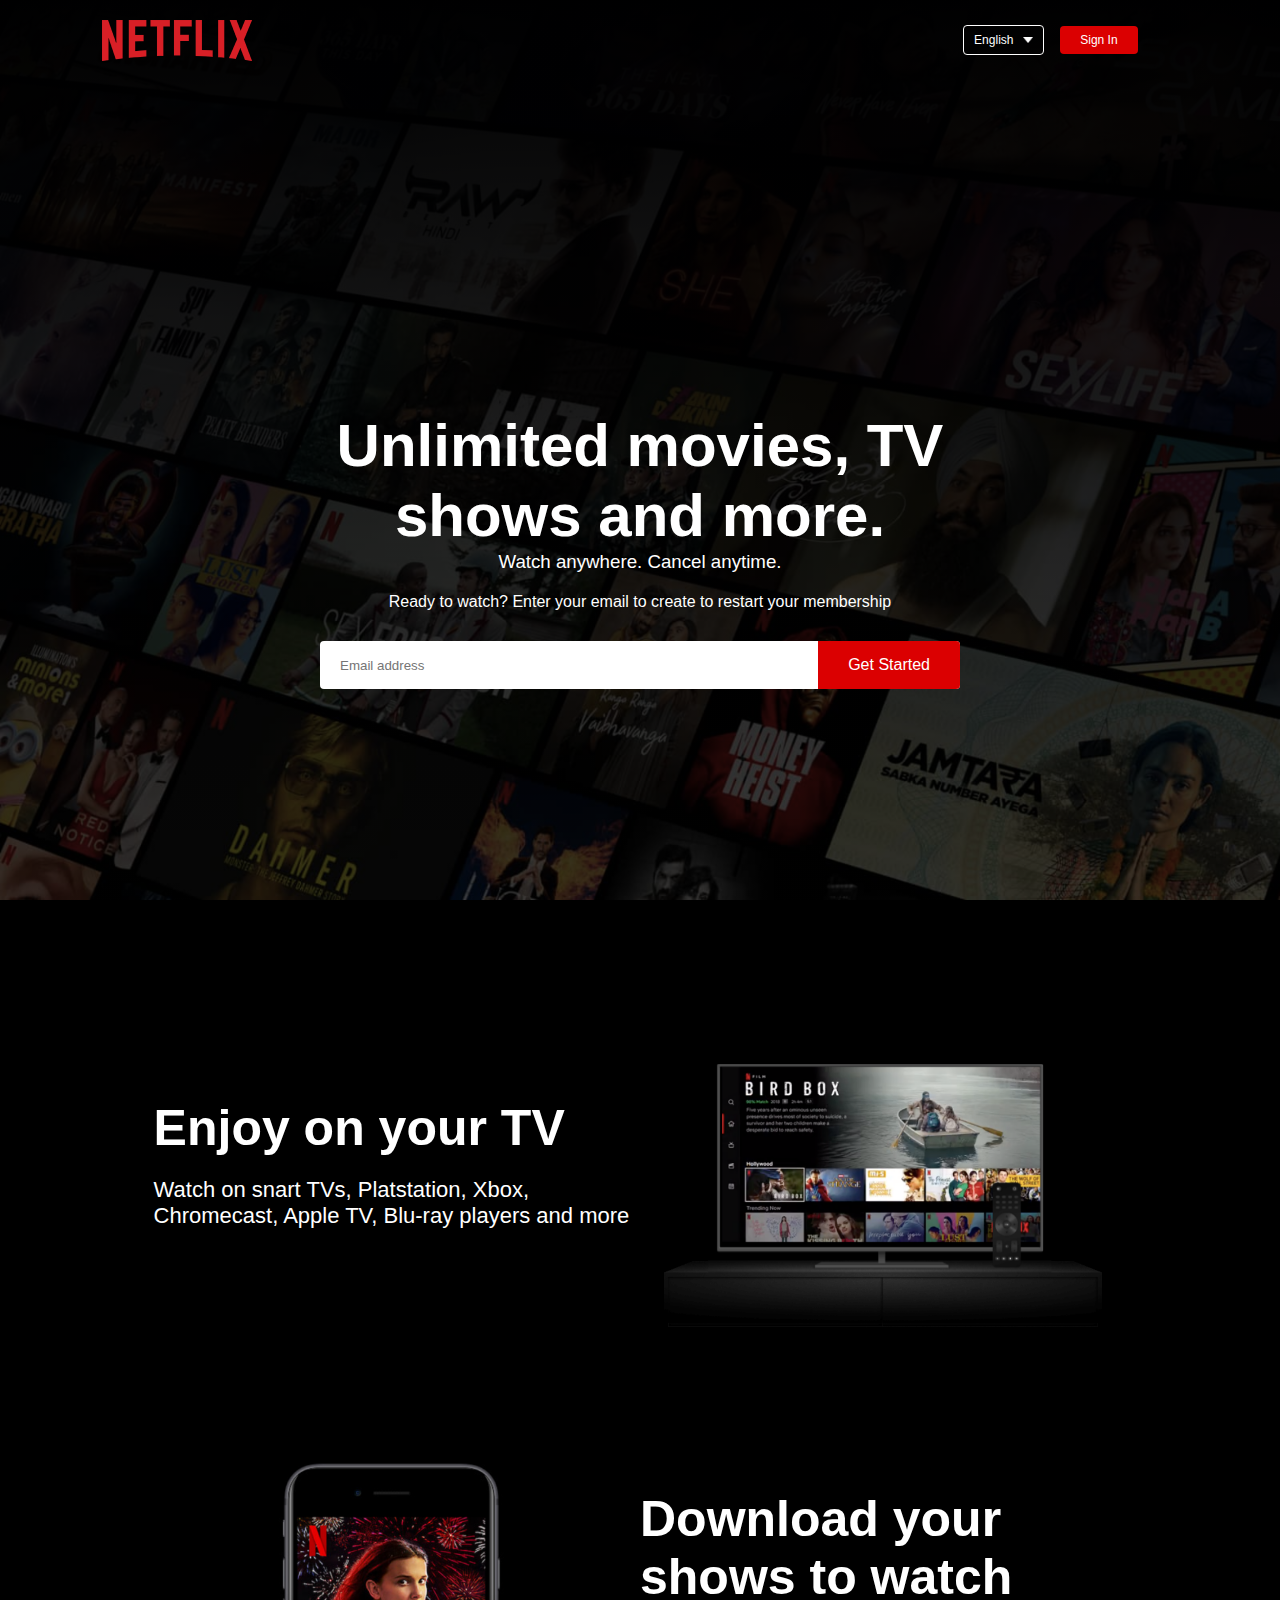
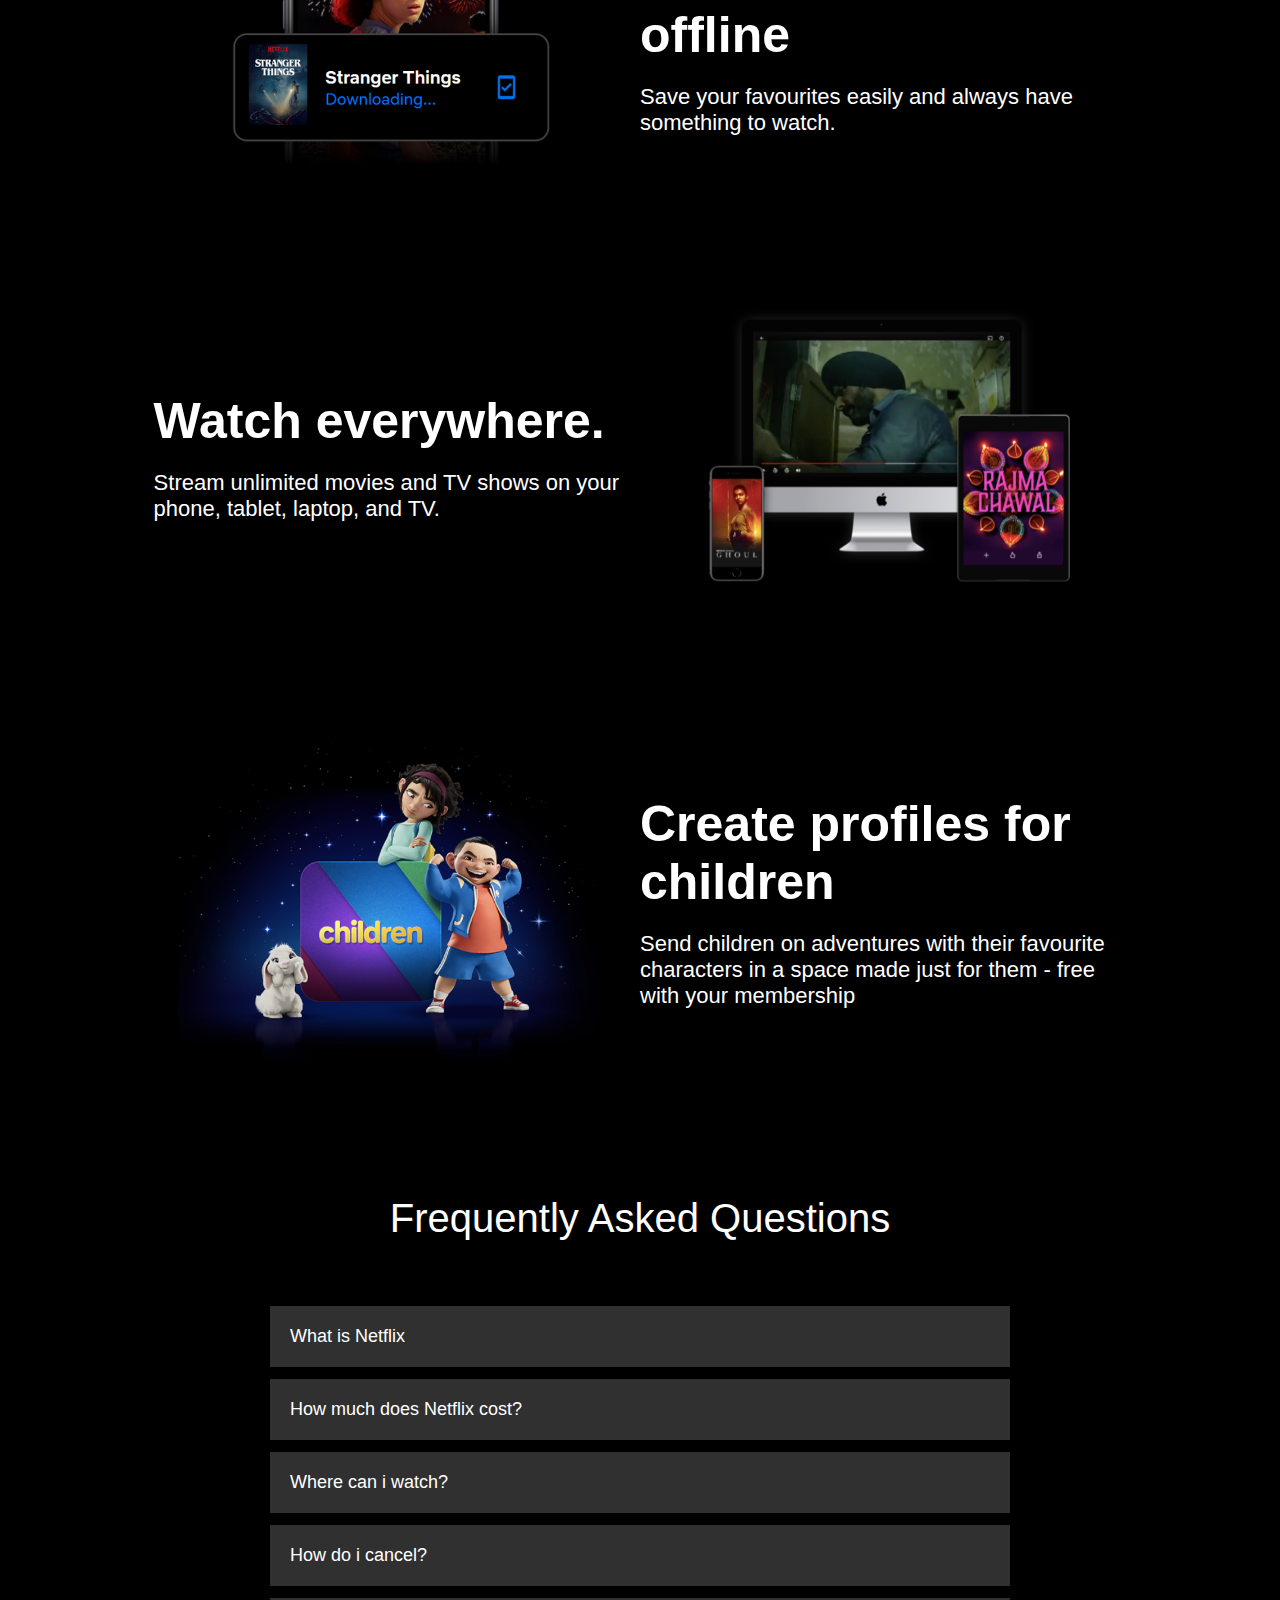
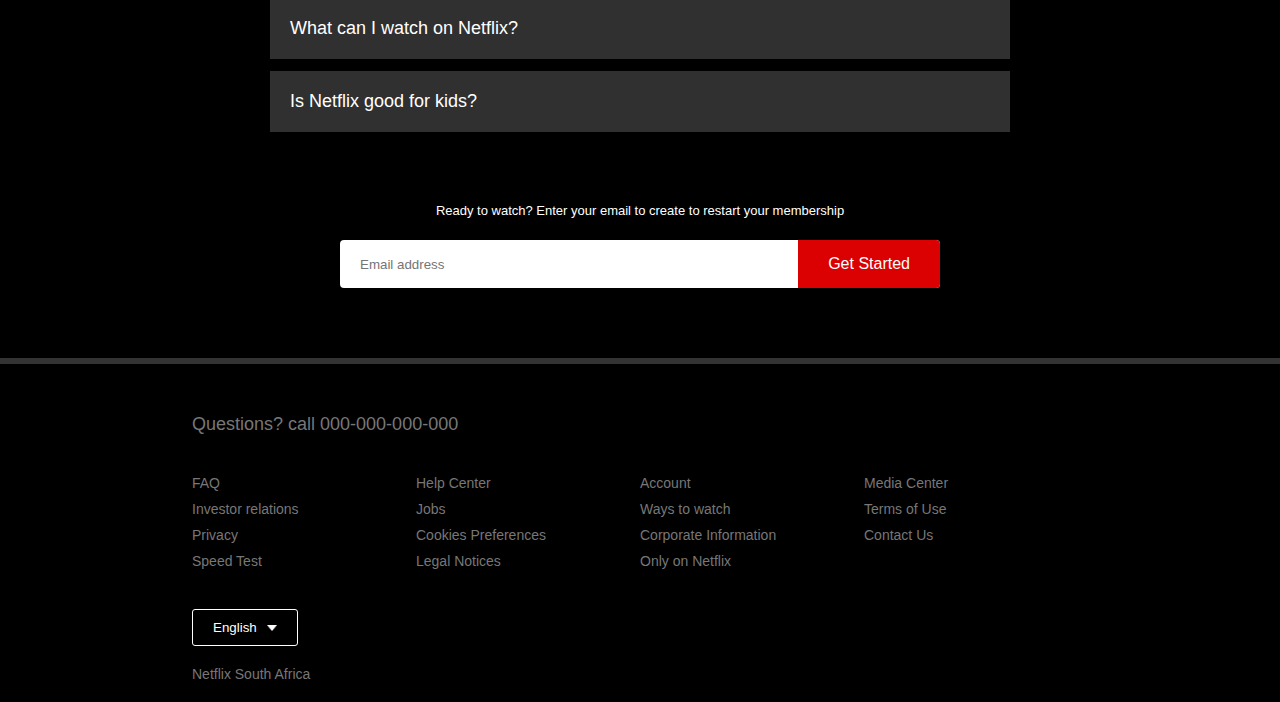
<file: index.html>
<!DOCTYPE html>
<html lang="en">
<head>
    <meta charset="UTF-8">
    <meta name="viewport" content="width=device-width, initial-scale=1.0">
    <title>Netflix</title>
    <link rel="stylesheet" href="/CSS/style.css">

</head>
<body>
    <div class="header">

        <nav>
            <img src="/assets/logo.png" class="logo">
            <div>
               <a href="/html/signin.html"><button class="language-btn">English <img src="/assets/down-icon.png"></button>
                <button>Sign In</button></a>
            </div>
        </nav>
        <div class="header-content">
            <h1>Unlimited movies, TV shows and more.</h1>
            <h3>Watch anywhere. Cancel anytime.</h3>
            <p>Ready to watch? Enter your email to create to restart your membership</p>

            <form class="email-signup">
                <input type="email" placeholder="Email address" required>
                <button type="submit"> Get Started</button>
            </form>
        </div>
    </div>

    <div class="features">

        <div class="row">

            <div class="text-col">
                <h2>Enjoy on your TV</h2>
                <p>Watch on snart TVs, Platstation, Xbox, Chromecast, Apple TV, Blu-ray players and more</p>
            </div>
            <div class="img-col">
                <img src="/assets/feature-1.png">
            </div>
        </div>
        <div class="row">
            <div class="img-col">
                <img src="/assets/feature-2.png">
            </div>
            <div class="text-col">
                <h2>Download your shows to watch offline</h2>
                <p>Save your favourites easily and always have something to watch.</p>
            </div>
            
        </div>
        <div class="row">

            <div class="text-col">
                <h2>Watch everywhere.</h2>
                <p>Stream unlimited movies and TV shows on your phone, tablet, laptop, and TV.</p>
            </div>
            <div class="img-col">
                <img src="/assets/feature-3.png">
            </div>
        </div>
        <div class="row">
            <div class="img-col">
                <img src="/assets/feature-4.png">
            </div>
            <div class="text-col">
                <h2>Create profiles for children</h2>
                <p>Send children on adventures with their favourite characters in a space made just for them - free with your membership</p>
            </div>
           
        </div>

    </div>

    <div class="faq">
        <h2>Frequently Asked Questions</h2>

        <ul class="accordion">

            <li>
                <input type="radio" name="accordion" id="first">
                <label for="first">What is Netflix</label>
                <div class="content">
                    <p>Lorem ipsum dolor sit amet consectetur adipisicing elit. Nulla cum in quod placeat unde? Atque vel quod dolores enim cumque tempora modi eius aut sapiente soluta iusto distinctio, consectetur at nulla itaque similique veritatis exercitationem asperiores id, possimus, quisquam nostrum?</p>
                </div>
            </li>
            <li>
                <input type="radio" name="accordion" id="second">
                <label for="second">How much does Netflix cost?</label>
                <div class="content">
                    <p>Lorem ipsum dolor sit amet consectetur adipisicing elit. Nulla cum in quod placeat unde? Atque vel quod dolores enim cumque tempora modi eius aut sapiente soluta iusto distinctio, consectetur at nulla itaque similique veritatis exercitationem asperiores id, possimus, quisquam nostrum?</p>
                </div>
            </li>
            <li>
                <input type="radio" name="accordion" id="third">
                <label for="third">Where can i watch?</label>
                <div class="content">
                    <p>Lorem ipsum dolor sit amet consectetur adipisicing elit. Nulla cum in quod placeat unde? Atque vel quod dolores enim cumque tempora modi eius aut sapiente soluta iusto distinctio, consectetur at nulla itaque similique veritatis exercitationem asperiores id, possimus, quisquam nostrum?</p>
                </div>
            </li>
            <li>
                <input type="radio" name="accordion" id="fourth">
                <label for="fourth">How do i cancel?</label>
                <div class="content">
                    <p>Lorem ipsum dolor sit amet consectetur adipisicing elit. Nulla cum in quod placeat unde? Atque vel quod dolores enim cumque tempora modi eius aut sapiente soluta iusto distinctio, consectetur at nulla itaque similique veritatis exercitationem asperiores id, possimus, quisquam nostrum?</p>
                </div>
            </li>
            <li>
                <input type="radio" name="accordion" id="fifth">
                <label for="fifth">What can I watch on Netflix?</label>
                <div class="content">
                    <p>Lorem ipsum dolor sit amet consectetur adipisicing elit. Nulla cum in quod placeat unde? Atque vel quod dolores enim cumque tempora modi eius aut sapiente soluta iusto distinctio, consectetur at nulla itaque similique veritatis exercitationem asperiores id, possimus, quisquam nostrum?</p>
                </div>
            </li>

            <li>
                <input type="radio" name="accordion" id="sixth">
                <label for="sixth">Is Netflix good for kids?</label>
                <div class="content">
                    <p>Lorem ipsum dolor sit amet consectetur adipisicing elit. Nulla cum in quod placeat unde? Atque vel quod dolores enim cumque tempora modi eius aut sapiente soluta iusto distinctio, consectetur at nulla itaque similique veritatis exercitationem asperiores id, possimus, quisquam nostrum?</p>
                </div>
            </li>
        </ul>

        <small>Ready to watch? Enter your email to create to restart your membership</small>
        <form class="email-signup">
            <input type="email" placeholder="Email address" required>
            <button type="submit"> Get Started</button>
        </form>
    </div>

    <div class="footer">
        <h2>Questions? call 000-000-000-000</h2>
        <div class="row">
            <div class="col">
                <a href="#">FAQ</a>
                <a href="#">Investor relations</a>
                <a href="#">Privacy</a>
                <a href="#">Speed Test</a>
            </div>
            <div class="col">
                <a href="#">Help Center</a>
                <a href="#">Jobs</a>
                <a href="#">Cookies Preferences</a>
                <a href="#">Legal Notices</a>
            </div>
            <div class="col">
                <a href="#">Account</a>
                <a href="#">Ways to watch</a>
                <a href="#">Corporate Information</a>
                <a href="#">Only on Netflix</a>
            </div>
            <div class="col">
                <a href="#">Media Center</a>
                <a href="#">Terms of Use</a>
                <a href="#">Contact Us</a>
            </div>
        </div>
        <button class="language-btn">English <img src="/assets/down-icon.png" alt=""></button>
        <p class="copyright-txt">Netflix South Africa</p>

    </div>
   
</body>
</html>
</file>
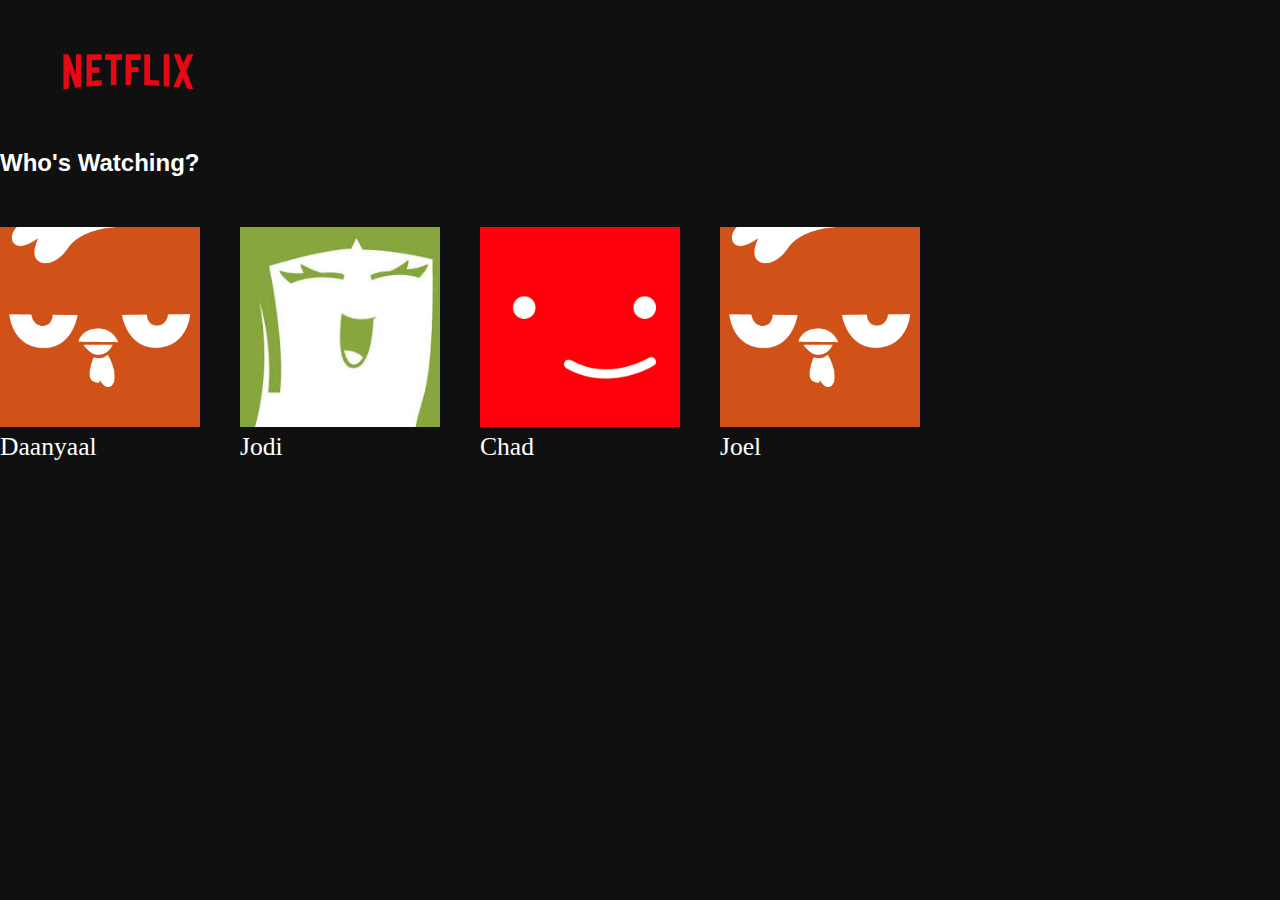
<file: html/users.html>
<!DOCTYPE html>
<html lang="en">
<head>
    <meta charset="UTF-8">
    <meta name="viewport" content="width=device-width, initial-scale=1.0">
    <!-- Bootstrap -->
    <link href="https://cdn.jsdelivr.net/npm/bootstrap@5.3.2/dist/css/bootstrap.min.css" rel="stylesheet" 
    integrity="sha384-T3c6CoIi6uLrA9TneNEoa7RxnatzjcDSCmG1MXxSR1GAsXEV/Dwwykc2MPK8M2HN" crossorigin="anonymous">
    <!-- Javascript -->
    <script src="https://cdn.jsdelivr.net/npm/bootstrap@5.3.2/dist/js/bootstrap.bundle.min.js" 
    integrity="sha384-C6RzsynM9kWDrMNeT87bh95OGNyZPhcTNXj1NW7RuBCsyN/o0jlpcV8Qyq46cDfL" crossorigin="anonymous"></script>
    <!-- CSS -->
    <link rel="stylesheet" href="/CSS/style.css">
    <title>User Profiles</title>

</head>
<body class="container" id="users-page">

    <div class="container text-center">
       <a href="/index.html"> <img src="/assets/login-logo.jpg" id="login" width="20%" height="auto" 
        class="image bg-transparent"></a>
    </div>

    <div class="container-heading">
        <h2 class="h2 text-light text-center mt-lg-5">Who's Watching?</h2>
        <div class="row" id="hover-user">
            <div class="col-sm-2"></div>

            <div class="col-sm-2">
               <a href="/html/categories.html"><img src="/assets/user4.png" width="200px" height="200px"></a> 
                <p class="user-name text-dark-emphasis fon text-center w-100" id="text-name">Daanyaal</p>
            </div>
            <div class="col-sm-2">
                <a href="/html/categories.html"><img src="/assets/user3.jpg" width="200px" height="200px"> </a>
                <p class="user-name text-dark-emphasis text-center w-100" id="text-name">Jodi</p> 
            </div>
            <div class="col-sm-2">
              <a href="/html/categories.html"><img src="/assets/user2.jpg" width="200px" height="200px"></a> 
                <p class="user-name text-dark-emphasis text-center w-100" id="text-name">Chad</p>  
            </div>
            <div class="col-sm-2">
               <a href="/html/categories.html"> <img src="/assets/user1.png" width="200px" height="200px"></a>  
                <p class="user-name text-dark-emphasis text-center w-100" id="text-name">Joel</p>
            </div>
            <div class="col-sm-2"></div>
               
            
            
        </div>

    </div>
</body>
</html>
</file>
<file: CSS/style.css>
* {
    margin: 0;
    padding: 0;
    box-sizing: border-box;
}
/* Heading Icon  */
#heading {
    position: absolute;
    top: 0;
    left: 0;
    padding: 10px;
}
#heading:hover{
    transform: scale(1.1);
    transition: all .3s ease-in-out;
}
/* Navbar */
#row {
    position: relative;
    top: 0;
    left: 10px;
    display: block;
    padding-top: 28px;
    padding-bottom: 20px;
    font-family: Montserrat;
}
/* Navbar Anchors */
a {
    text-decoration: none;
    color: white;
    font: bold;
    font-size: 1.3rem;
    margin-right: 40px;
}
/* Search and Chromecast Icon */
#icons {
    position: absolute;
    right: 210px;
    color: whitesmoke;
    top: 30px;
    display: inline-block;
    font-size: 1.2rem;
    cursor: pointer;
}
/* Images in Categories */
#image-row {
    display: flex;
    flex-direction: row;
    flex-flow:row wrap;
    align-items: center;
}
/* Hover effect over images in categories */
#image-row:hover{
    cursor: pointer;
}
#img-cat {
    margin: 3px;
}
#img-cat:hover{
    transform: scale(1.1);
    transition: all .3s;
}

#container{
    width: 100%;
    margin: 0 auto;
}
#h2 {
    position: relative;
}
/* user icon for user profiles */
#user-icon {
    position: absolute;
    right: 70px;
    top: 22px;
    display: inline-block;
    font-size: 1.7rem;
    cursor: pointer;
}
/* user icon hover effect */
#user-icon:hover {
    color: white;
    border-radius: 20px;
    transform: scale(1.3);
    transition: all .5s ease;
}   
#users-page {
    background-color: rgb(16, 16, 16);
}
#hover-user:hover{
    cursor: pointer;
}
#text-name {
    font-size: 1.6rem;
    font-family: Montserrat;
}
#login-bg {
    background-attachment:fixed;
    background-size: 100%;
    overflow-x: hidden;
    overflow-y: hidden;
    padding-left: 0;
}
/* sign in */
#header-logo-sign{
    position: absolute;
    top: 0px;
    left: 0px;
}
#header-logo-sign:hover{
    transform: scaleX(1.1);
    transition: all 0.5s ease-in-out;
}
/* sign in form */
#container-form{
    position: absolute;
    max-width: 300px;
    top: 150px;
    font-family: Montserrat;
    padding: 30px;
    left: 600px;
    background-color: #333;    
}
*{

    margin: 0;
    padding: 0;
    font-family: 'Poppins', sans-serif;
    box-sizing: border-box;
}
/* Landing Page */
body{

    background: #000;
    color: #fff;
}

.header{

    width: 100%;
    height: 100vh;
    background-image: linear-gradient(rgba(0,0,0.7), rgba(0,0,0,0.7)), url(/assets/header-image.png);
    background-size: cover;
    background-position: center;
    padding: 10px 8%;
    position: relative;
}

nav{
    display: flex;
    align-items: center;
    justify-content: space-between;
    padding: 10px 0;
}

.logo{

    width: 150px;
    cursor: pointer;
}

nav button{
    border: 0;
    outline: 0;
    background: #db0001;
    color: #fff;
    padding: 7px 20px;
    font-size: 12px;
    border-radius: 4px;
    margin-left: 10px;
    cursor: pointer;

}

.language-btn{
    display: inline-flex;
    align-items: center;
    background: transparent;
    border: 1px solid #fff;
    padding: 7px 10px;
}

.language-btn img{

    width: 10px;
    margin-left: 10px;
}

.header-content{

    position: absolute;
    top: 50%;
    left: 50%;
    transform: translate(-50%, -50%);
    text-align: center;
    margin-top: 100px;
}

.header-content h1{

    font-size: 60px;
    line-height: 70px;
    font-weight: 600;
    max-width: 650px;

}

.header-content h3{

    font-weight: 400;
    margin-bottom: 20px;
}

.email-signup{

    background: #fff;
    border-radius: 4px;
    display: flex;
    align-items: center;
    margin-top: 30px;
    overflow: hidden;
}

.email-signup input{

    flex: 1;
    border: 0;
    outline: 0;
    margin-left: 20px;
}

.email-signup button{

    background: #db0001;
    border: 0;
    outline: 0;
    color: #fff;
    font-size: 16px;
    cursor: pointer;
    padding: 15px 30px;
}


/* features */
.features{

    padding: 50px 12%;
    font-size: 22px;
}

.row{

    display: flex;
    width: 100%;
    align-items: center;
    flex-wrap: wrap;
    padding: 50px 0;

}

.text-col{

    flex-basis: 50%;
    margin-bottom: 20px;
}

.img-col{

    flex-basis: 50%;
    margin-bottom: 20px;
}

.img-col img{
    display: block;
    width: 90%;
    margin: auto;
}

.features h2{
    font-size: 50px;
    font-weight: 600;
    margin-bottom: 20px;
}

/* faq */

.faq{

    padding: 10px 12%;
    text-align: center;
    font-size: 18px;

}

.faq h2{

    font-weight: 500;
    font-size: 40px;
}

.accordion{

    margin: 60px auto;
    width: 100%;
    max-width: 750px;
}

.accordion li{

    list-style: none;
    width: 100%;
    padding: 5px;
}

.accordion li label{

    display: flex;
    align-items: center;
    padding: 20px;
    font-size: 18px;
    font-weight: 500;
    background: #303030;
    margin-bottom: 2px;
    cursor: pointer;
    position: relative;
}
label::after{
    /* content: '+'; */
    font-size: 34px;
    position: absolute;
    right: 20px;
    transition: transform 0.5s;
}

input[type="radio"]{

    display: none;
}
.accordion .content{

    background: #303030;
    text-align: left;
    padding: 0 20px;
    max-height: 0;
    overflow: hidden;
    transition: max-height 0.5s, padding 0.5s;

}

.accordion input[type="radio"]:checked + label + .content{
    max-height: 600px;
    padding: 30px 20px;
}

.accordion input[type="radio"]:checked + label::after{

    transform: rotate(135deg);
}

.faq .email-signup{
    max-width: 600px;
    margin: 20px auto 60px;
}

.faq small{

    font-size: 13px;
}

.footer{

    padding: 50px 15% 10px;
    border-top: 6px solid #333;
    color: #777;
}

.footer h2{

    font-size: 18px;
    font-weight: 400;
    margin-bottom: 30px;
}

.footer .col{

    flex-basis: 25%;
    flex-grow: 1;
    margin-bottom: 20px;
}

.footer .col a{

    display: block;
    text-decoration: none;
    color: #777;
    font-size: 14px;
    margin-bottom: 10px;
}

.footer .row{
    align-items: flex-start;
    padding: 10px 0;

}

.footer .language-btn{
    color:#fff;
    padding: 10px 20px;
    border-radius: 3px;
}

.copyright-txt{

    font-size: 14px;
    margin-top: 20px;
    margin-bottom: 10px;
}
</file>
